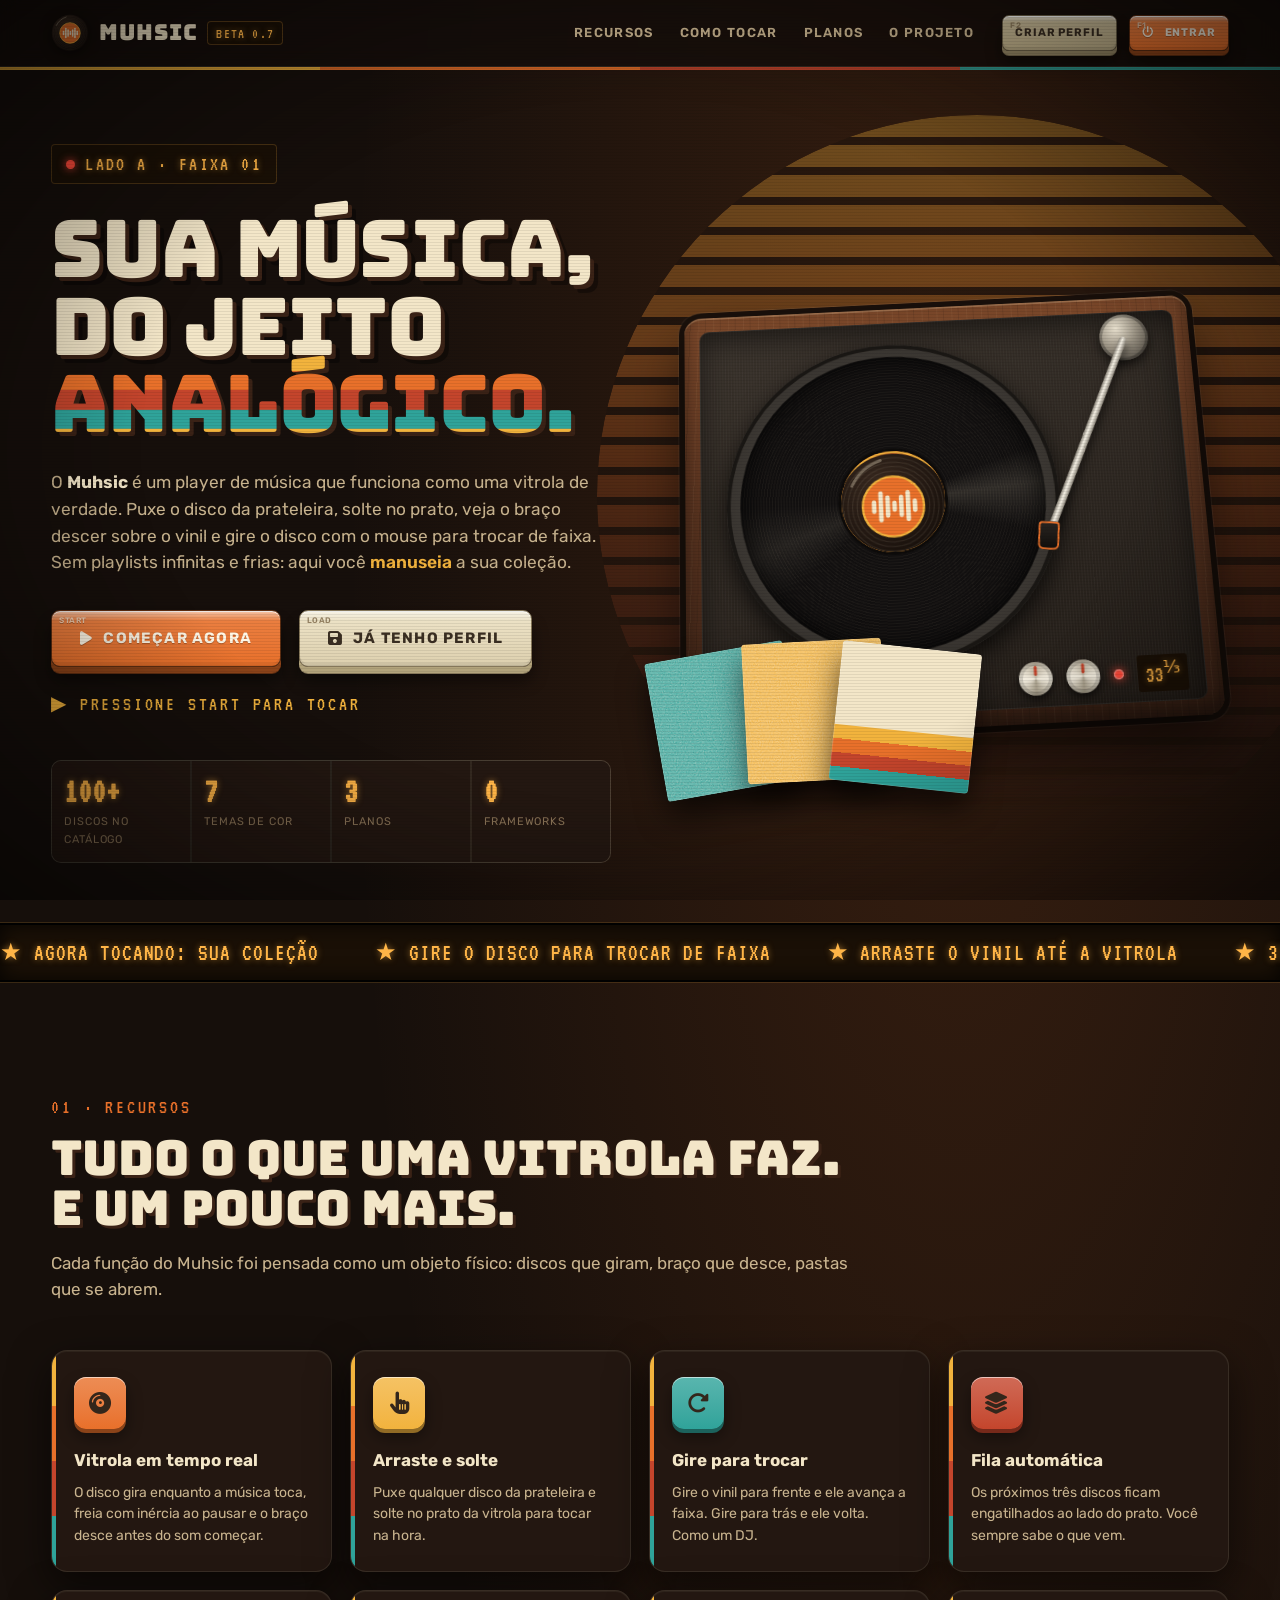
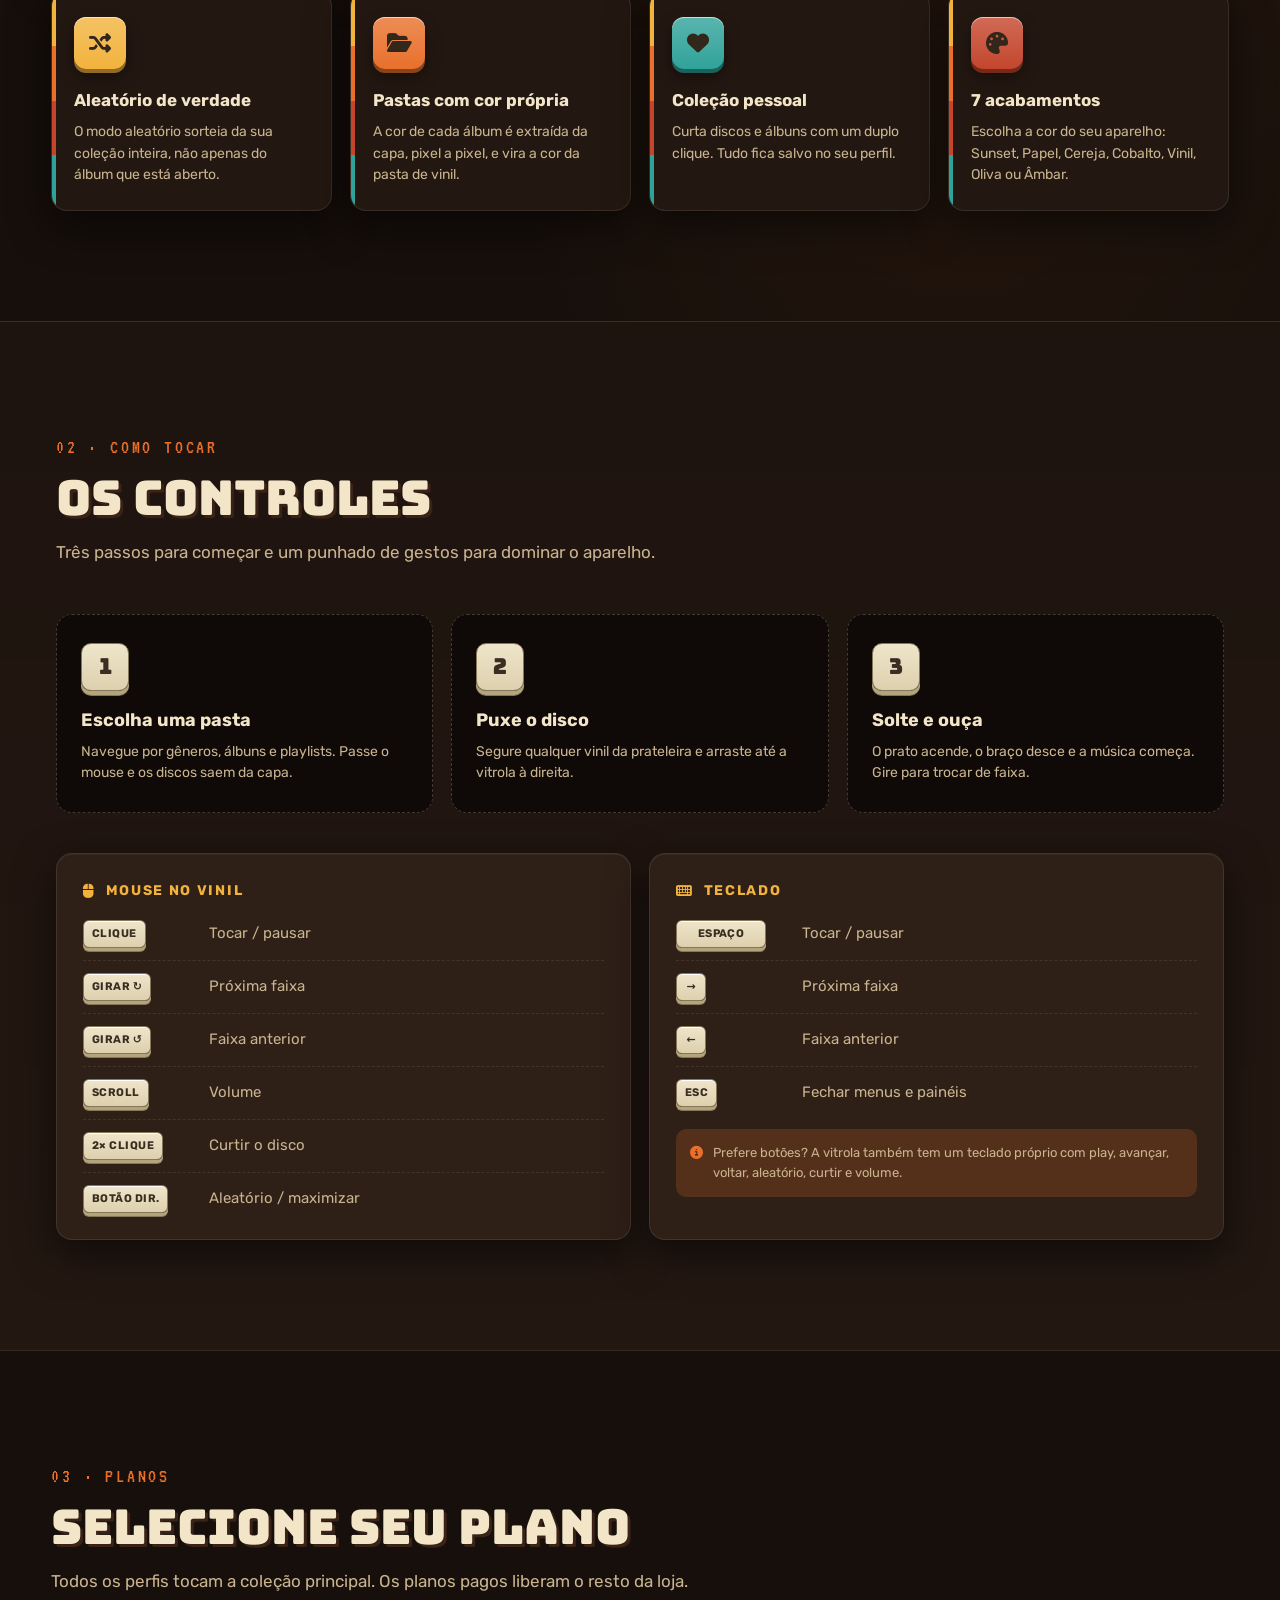
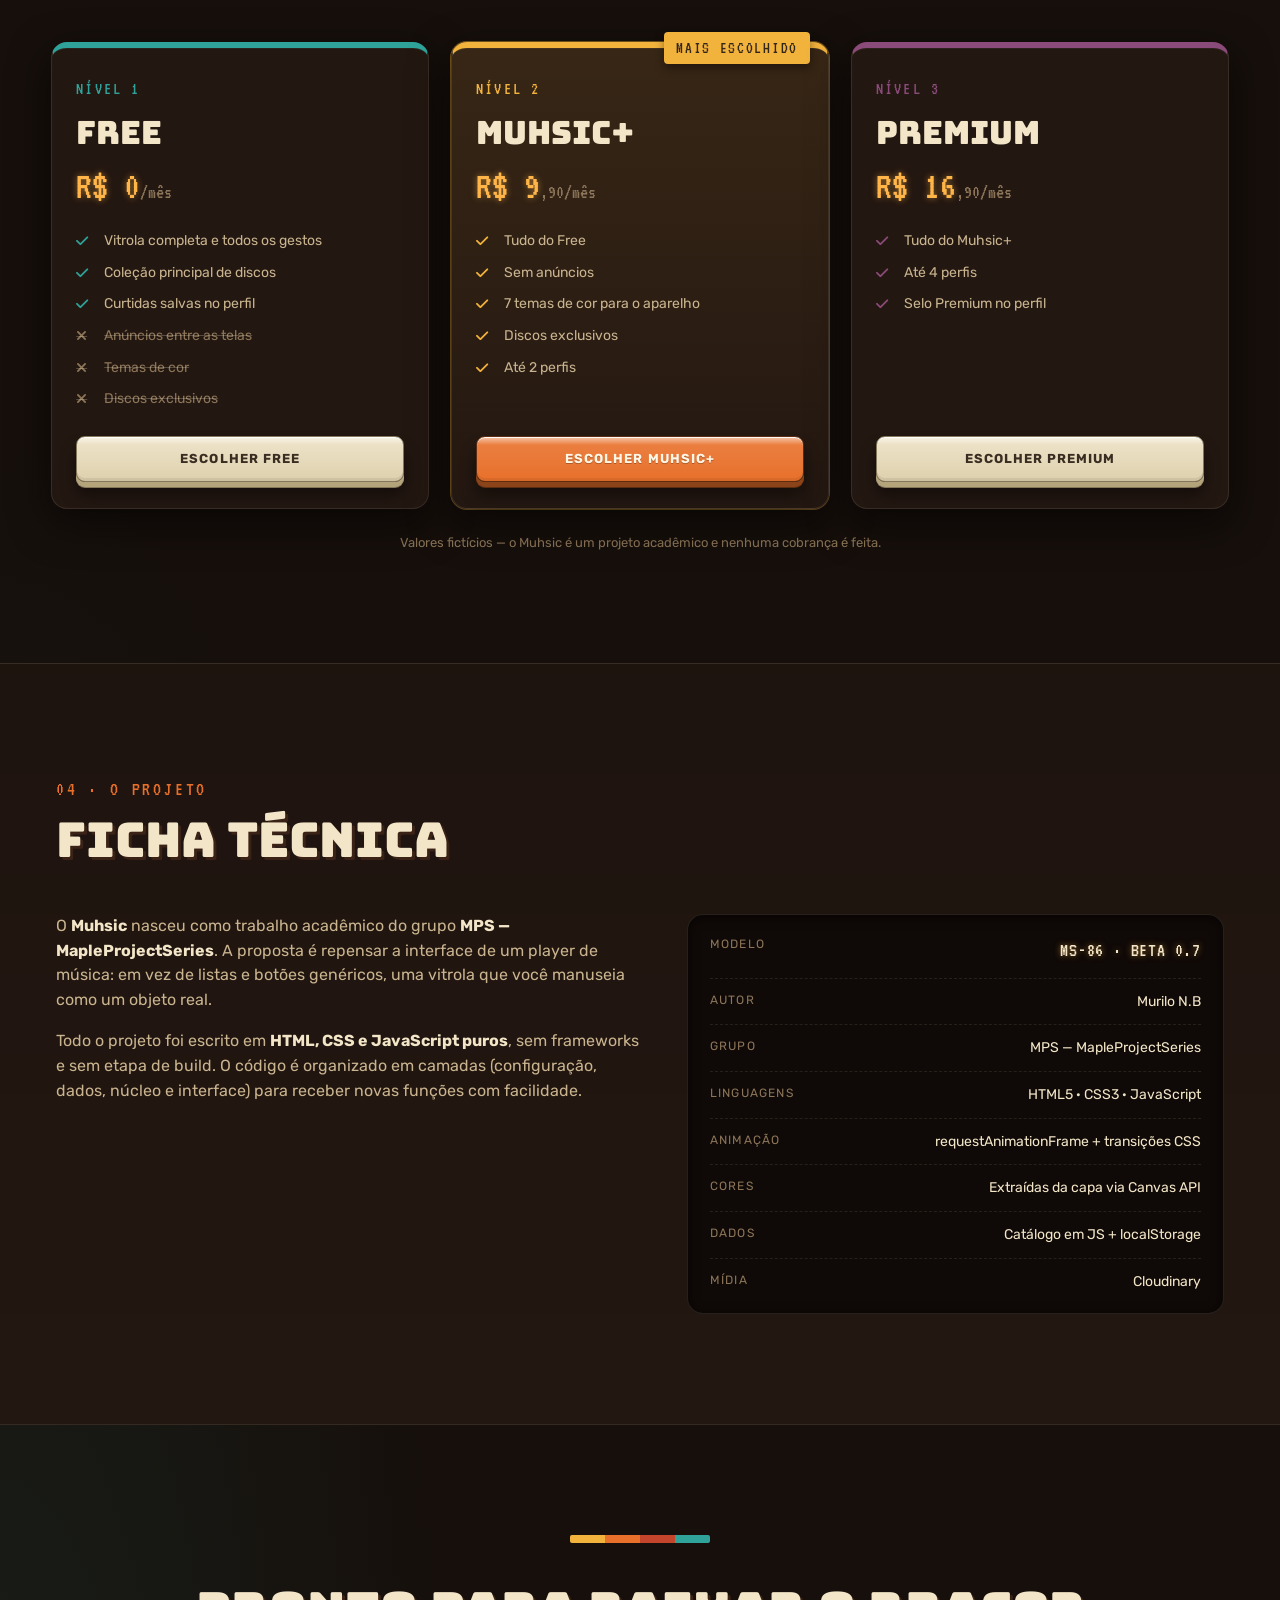
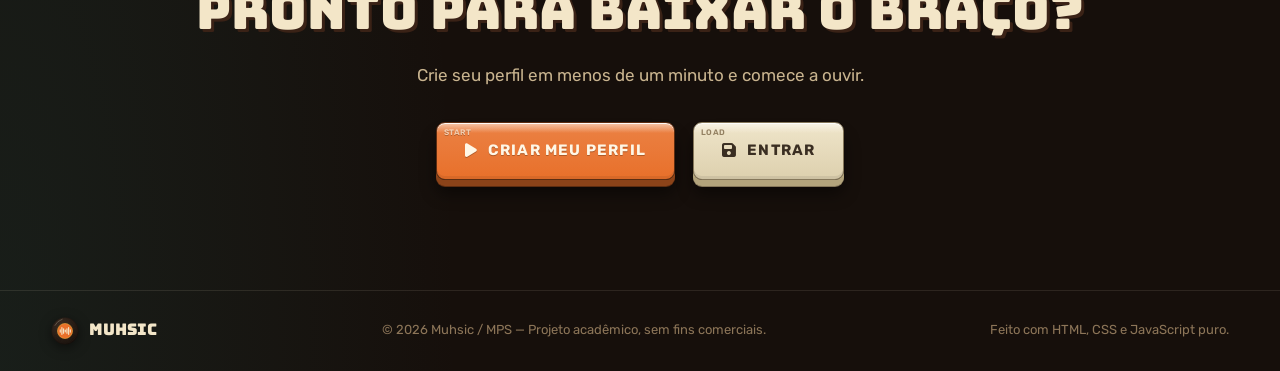
<file: index.html>
<!DOCTYPE html>
<html lang="pt-BR">
<head>
    <meta charset="UTF-8">
    <meta name="viewport" content="width=device-width, initial-scale=1.0">
    <title>Muhsic — Sua vitrola digital</title>
    <meta name="description" content="Muhsic — player de música com alma de vitrola dos anos 80. Gire o disco, arraste o vinil e ouça do jeito analógico. Projeto acadêmico MPS.">
    <meta name="theme-color" content="#160f0b">
    <link rel="icon" type="image/svg+xml" href="assets/img/muhsic-mark.svg">

    <link rel="stylesheet" href="https://cdnjs.cloudflare.com/ajax/libs/font-awesome/6.5.2/css/all.min.css">
    <link rel="preconnect" href="https://fonts.googleapis.com">
    <link rel="preconnect" href="https://fonts.gstatic.com" crossorigin>
    <link href="https://fonts.googleapis.com/css2?family=Bungee&family=Rubik:wght@400;500;600;700;800&family=VT323&display=swap" rel="stylesheet">

    <!-- Todos os estilos da landing são importados por css/site.css -->
    <link rel="stylesheet" href="css/site.css">
</head>
<body class="site-body crt">

    <!-- ======================================================
         BARRA SUPERIOR (HUD)
         ====================================================== -->
    <header class="site-header">
        <a class="brand" href="#topo" aria-label="Muhsic — início">
            <img src="assets/img/muhsic-mark.svg" alt="" class="brand-mark">
            <span class="brand-word">MUHSIC</span>
            <span class="version-badge">BETA 0.7</span>
        </a>

        <nav class="site-nav" aria-label="Seções">
            <a href="#recursos">Recursos</a>
            <a href="#como-jogar">Como tocar</a>
            <a href="#planos">Planos</a>
            <a href="#projeto">O projeto</a>
        </nav>

        <div class="site-header-actions">
            <button class="key key--sm key--mod" id="navRegister" data-legend="F2">Criar perfil</button>
            <button class="key key--sm key--accent" id="btnHeaderEntrar" data-legend="F1">
                <i class="fas fa-power-off"></i> Entrar
            </button>
        </div>
    </header>

    <main id="topo">

        <!-- ======================================================
             HERO — "TELA TÍTULO"
             ====================================================== -->
        <section class="hero">
            <div class="hero-sun" aria-hidden="true"></div>

            <div class="hero-copy">
                <p class="eyebrow"><span class="rec-dot blink"></span> LADO A · FAIXA 01</p>

                <h1 class="hero-title">
                    Sua música,<br>
                    do jeito <span class="hero-title-accent">analógico.</span>
                </h1>

                <p class="hero-sub">
                    O <strong>Muhsic</strong> é um player de música que funciona como uma
                    vitrola de verdade. Puxe o disco da prateleira, solte no prato,
                    veja o braço descer sobre o vinil e gire o disco com o mouse
                    para trocar de faixa. Sem playlists infinitas e frias:
                    aqui você <em>manuseia</em> a sua coleção.
                </p>

                <div class="hero-cta">
                    <button class="key key--lg key--accent" id="btnHeroComecar" data-legend="START">
                        <i class="fas fa-play"></i> Começar agora
                    </button>
                    <button class="key key--lg" id="btnHeroLogin" data-legend="LOAD">
                        <i class="fas fa-floppy-disk"></i> Já tenho perfil
                    </button>
                </div>

                <p class="press-start"><span class="blink">▶ PRESSIONE START PARA TOCAR</span></p>

                <ul class="hero-stats">
                    <li><strong>100+</strong><span>discos no catálogo</span></li>
                    <li><strong>7</strong><span>temas de cor</span></li>
                    <li><strong>3</strong><span>planos</span></li>
                    <li><strong>0</strong><span>frameworks</span></li>
                </ul>
            </div>

            <!-- Vitrola ilustrativa (decorativa) -->
            <div class="hero-deck" aria-hidden="true">
                <div class="hd-plinth">
                    <div class="hd-plate">MUHSIC HI-FI · MS-86</div>
                    <div class="hd-platter">
                        <div class="hd-record">
                            <div class="hd-label">
                                <img src="assets/img/muhsic-mark.svg" alt="">
                            </div>
                        </div>
                    </div>
                    <div class="hd-arm">
                        <div class="hd-arm-base"></div>
                        <div class="hd-arm-rod"><div class="hd-arm-head"></div></div>
                    </div>
                    <div class="hd-controls">
                        <span class="hd-knob"></span>
                        <span class="hd-knob"></span>
                        <span class="hd-led"></span>
                        <span class="hd-speed">33<sup>⅓</sup></span>
                    </div>
                </div>
                <div class="hd-sleeves">
                    <span class="hd-sleeve s1"></span>
                    <span class="hd-sleeve s2"></span>
                    <span class="hd-sleeve s3"></span>
                </div>
            </div>
        </section>

        <!-- Letreiro de LCD -->
        <div class="ticker" aria-hidden="true">
            <div class="ticker-track lcd-text">
                <span>★ AGORA TOCANDO: SUA COLEÇÃO</span>
                <span>★ GIRE O DISCO PARA TROCAR DE FAIXA</span>
                <span>★ ARRASTE O VINIL ATÉ A VITROLA</span>
                <span>★ 33⅓ RPM · ESTÉREO · HI-FI</span>
                <span>★ DUPLO CLIQUE PARA CURTIR</span>
                <span>★ AGORA TOCANDO: SUA COLEÇÃO</span>
                <span>★ GIRE O DISCO PARA TROCAR DE FAIXA</span>
                <span>★ ARRASTE O VINIL ATÉ A VITROLA</span>
                <span>★ 33⅓ RPM · ESTÉREO · HI-FI</span>
                <span>★ DUPLO CLIQUE PARA CURTIR</span>
            </div>
        </div>

        <!-- ======================================================
             RECURSOS
             ====================================================== -->
        <section class="section" id="recursos">
            <header class="section-head">
                <span class="section-kicker">01 · Recursos</span>
                <h2 class="section-title">Tudo o que uma vitrola faz.<br>E um pouco mais.</h2>
                <p class="section-lead">
                    Cada função do Muhsic foi pensada como um objeto físico:
                    discos que giram, braço que desce, pastas que se abrem.
                </p>
            </header>

            <div class="feature-grid">
                <article class="feature-card">
                    <span class="feature-icon" style="--c: var(--accent)"><i class="fas fa-compact-disc"></i></span>
                    <h3>Vitrola em tempo real</h3>
                    <p>O disco gira enquanto a música toca, freia com inércia ao pausar e o braço desce antes do som começar.</p>
                </article>
                <article class="feature-card">
                    <span class="feature-icon" style="--c: var(--mustard)"><i class="fas fa-hand-pointer"></i></span>
                    <h3>Arraste e solte</h3>
                    <p>Puxe qualquer disco da prateleira e solte no prato da vitrola para tocar na hora.</p>
                </article>
                <article class="feature-card">
                    <span class="feature-icon" style="--c: var(--teal)"><i class="fas fa-rotate-right"></i></span>
                    <h3>Gire para trocar</h3>
                    <p>Gire o vinil para frente e ele avança a faixa. Gire para trás e ele volta. Como um DJ.</p>
                </article>
                <article class="feature-card">
                    <span class="feature-icon" style="--c: var(--brick)"><i class="fas fa-layer-group"></i></span>
                    <h3>Fila automática</h3>
                    <p>Os próximos três discos ficam engatilhados ao lado do prato. Você sempre sabe o que vem.</p>
                </article>
                <article class="feature-card">
                    <span class="feature-icon" style="--c: var(--mustard)"><i class="fas fa-shuffle"></i></span>
                    <h3>Aleatório de verdade</h3>
                    <p>O modo aleatório sorteia da sua coleção inteira, não apenas do álbum que está aberto.</p>
                </article>
                <article class="feature-card">
                    <span class="feature-icon" style="--c: var(--accent)"><i class="fas fa-folder-open"></i></span>
                    <h3>Pastas com cor própria</h3>
                    <p>A cor de cada álbum é extraída da capa, pixel a pixel, e vira a cor da pasta de vinil.</p>
                </article>
                <article class="feature-card">
                    <span class="feature-icon" style="--c: var(--teal)"><i class="fas fa-heart"></i></span>
                    <h3>Coleção pessoal</h3>
                    <p>Curta discos e álbuns com um duplo clique. Tudo fica salvo no seu perfil.</p>
                </article>
                <article class="feature-card">
                    <span class="feature-icon" style="--c: var(--brick)"><i class="fas fa-palette"></i></span>
                    <h3>7 acabamentos</h3>
                    <p>Escolha a cor do seu aparelho: Sunset, Papel, Cereja, Cobalto, Vinil, Oliva ou Âmbar.</p>
                </article>
            </div>
        </section>

        <!-- ======================================================
             COMO TOCAR (controles)
             ====================================================== -->
        <section class="section section--panel" id="como-jogar">
            <header class="section-head">
                <span class="section-kicker">02 · Como tocar</span>
                <h2 class="section-title">Os controles</h2>
                <p class="section-lead">Três passos para começar e um punhado de gestos para dominar o aparelho.</p>
            </header>

            <ol class="steps">
                <li class="step">
                    <span class="step-num">1</span>
                    <h3>Escolha uma pasta</h3>
                    <p>Navegue por gêneros, álbuns e playlists. Passe o mouse e os discos saem da capa.</p>
                </li>
                <li class="step">
                    <span class="step-num">2</span>
                    <h3>Puxe o disco</h3>
                    <p>Segure qualquer vinil da prateleira e arraste até a vitrola à direita.</p>
                </li>
                <li class="step">
                    <span class="step-num">3</span>
                    <h3>Solte e ouça</h3>
                    <p>O prato acende, o braço desce e a música começa. Gire para trocar de faixa.</p>
                </li>
            </ol>

            <div class="controls">
                <div class="controls-col">
                    <h3 class="controls-title"><i class="fas fa-computer-mouse"></i> Mouse no vinil</h3>
                    <dl class="control-list">
                        <div><dt><span class="kbd">Clique</span></dt><dd>Tocar / pausar</dd></div>
                        <div><dt><span class="kbd">Girar ↻</span></dt><dd>Próxima faixa</dd></div>
                        <div><dt><span class="kbd">Girar ↺</span></dt><dd>Faixa anterior</dd></div>
                        <div><dt><span class="kbd">Scroll</span></dt><dd>Volume</dd></div>
                        <div><dt><span class="kbd">2× Clique</span></dt><dd>Curtir o disco</dd></div>
                        <div><dt><span class="kbd">Botão dir.</span></dt><dd>Aleatório / maximizar</dd></div>
                    </dl>
                </div>
                <div class="controls-col">
                    <h3 class="controls-title"><i class="fas fa-keyboard"></i> Teclado</h3>
                    <dl class="control-list">
                        <div><dt><span class="kbd kbd--wide">Espaço</span></dt><dd>Tocar / pausar</dd></div>
                        <div><dt><span class="kbd">→</span></dt><dd>Próxima faixa</dd></div>
                        <div><dt><span class="kbd">←</span></dt><dd>Faixa anterior</dd></div>
                        <div><dt><span class="kbd">Esc</span></dt><dd>Fechar menus e painéis</dd></div>
                    </dl>
                    <p class="controls-note">
                        <i class="fas fa-circle-info"></i>
                        Prefere botões? A vitrola também tem um teclado próprio com
                        play, avançar, voltar, aleatório, curtir e volume.
                    </p>
                </div>
            </div>
        </section>

        <!-- ======================================================
             PLANOS — "SELECIONE SEU PLANO"
             ====================================================== -->
        <section class="section" id="planos">
            <header class="section-head">
                <span class="section-kicker">03 · Planos</span>
                <h2 class="section-title">Selecione seu plano</h2>
                <p class="section-lead">Todos os perfis tocam a coleção principal. Os planos pagos liberam o resto da loja.</p>
            </header>

            <div class="plan-grid">
                <article class="plan-card" style="--plan: var(--teal)">
                    <header class="plan-head">
                        <span class="plan-tag">Nível 1</span>
                        <h3>Free</h3>
                        <p class="plan-price">R$ 0<small>/mês</small></p>
                    </header>
                    <ul class="plan-perks">
                        <li class="yes">Vitrola completa e todos os gestos</li>
                        <li class="yes">Coleção principal de discos</li>
                        <li class="yes">Curtidas salvas no perfil</li>
                        <li class="no">Anúncios entre as telas</li>
                        <li class="no">Temas de cor</li>
                        <li class="no">Discos exclusivos</li>
                    </ul>
                    <button class="key key--block" data-plan="free">Escolher Free</button>
                </article>

                <article class="plan-card plan-card--featured" style="--plan: var(--mustard)">
                    <span class="plan-ribbon">Mais escolhido</span>
                    <header class="plan-head">
                        <span class="plan-tag">Nível 2</span>
                        <h3>Muhsic+</h3>
                        <p class="plan-price">R$ 9<small>,90/mês</small></p>
                    </header>
                    <ul class="plan-perks">
                        <li class="yes">Tudo do Free</li>
                        <li class="yes">Sem anúncios</li>
                        <li class="yes">7 temas de cor para o aparelho</li>
                        <li class="yes">Discos exclusivos</li>
                        <li class="yes">Até 2 perfis</li>
                    </ul>
                    <button class="key key--block key--accent" data-plan="plus">Escolher Muhsic+</button>
                </article>

                <article class="plan-card" style="--plan: var(--plum)">
                    <header class="plan-head">
                        <span class="plan-tag">Nível 3</span>
                        <h3>Premium</h3>
                        <p class="plan-price">R$ 16<small>,90/mês</small></p>
                    </header>
                    <ul class="plan-perks">
                        <li class="yes">Tudo do Muhsic+</li>
                        <li class="yes">Até 4 perfis</li>
                        <li class="yes">Selo Premium no perfil</li>
                    </ul>
                    <button class="key key--block" data-plan="premium">Escolher Premium</button>
                </article>
            </div>
            <p class="plan-disclaimer">Valores fictícios — o Muhsic é um projeto acadêmico e nenhuma cobrança é feita.</p>
        </section>

        <!-- ======================================================
             O PROJETO
             ====================================================== -->
        <section class="section section--panel" id="projeto">
            <header class="section-head">
                <span class="section-kicker">04 · O projeto</span>
                <h2 class="section-title">Ficha técnica</h2>
            </header>

            <div class="about">
                <div class="about-text">
                    <p>
                        O <strong>Muhsic</strong> nasceu como trabalho acadêmico do grupo
                        <strong>MPS — MapleProjectSeries</strong>. A proposta é repensar a
                        interface de um player de música: em vez de listas e botões
                        genéricos, uma vitrola que você manuseia como um objeto real.
                    </p>
                    <p>
                        Todo o projeto foi escrito em <strong>HTML, CSS e JavaScript puros</strong>,
                        sem frameworks e sem etapa de build. O código é organizado em camadas
                        (configuração, dados, núcleo e interface) para receber novas funções
                        com facilidade.
                    </p>
                </div>

                <dl class="spec-sheet">
                    <div><dt>Modelo</dt><dd class="lcd-text">MS-86 · BETA 0.7</dd></div>
                    <div><dt>Autor</dt><dd>Murilo N.B</dd></div>
                    <div><dt>Grupo</dt><dd>MPS — MapleProjectSeries</dd></div>
                    <div><dt>Linguagens</dt><dd>HTML5 · CSS3 · JavaScript</dd></div>
                    <div><dt>Animação</dt><dd>requestAnimationFrame + transições CSS</dd></div>
                    <div><dt>Cores</dt><dd>Extraídas da capa via Canvas API</dd></div>
                    <div><dt>Dados</dt><dd>Catálogo em JS + localStorage</dd></div>
                    <div><dt>Mídia</dt><dd>Cloudinary</dd></div>
                </dl>
            </div>
        </section>

        <!-- ======================================================
             CHAMADA FINAL
             ====================================================== -->
        <section class="final-cta">
            <div class="stripes final-stripes"></div>
            <h2>Pronto para baixar o braço?</h2>
            <p>Crie seu perfil em menos de um minuto e comece a ouvir.</p>
            <div class="hero-cta">
                <button class="key key--lg key--accent" data-auth="register" data-legend="START">
                    <i class="fas fa-play"></i> Criar meu perfil
                </button>
                <button class="key key--lg" data-auth="login" data-legend="LOAD">
                    <i class="fas fa-floppy-disk"></i> Entrar
                </button>
            </div>
        </section>
    </main>

    <footer class="site-footer">
        <div class="footer-brand">
            <img src="assets/img/muhsic-mark.svg" alt="" class="brand-mark">
            <span>MUHSIC</span>
        </div>
        <p>© 2026 Muhsic / MPS — Projeto acadêmico, sem fins comerciais.</p>
        <p class="footer-credit">Feito com HTML, CSS e JavaScript puro.</p>
    </footer>

    <!-- ======================================================
         MODAL — "SELEÇÃO DE PERFIL" (login / cadastro)
         ====================================================== -->
    <div class="modal-overlay" id="authModal" role="dialog" aria-modal="true" aria-labelledby="authTitle">
        <div class="modal-panel">
            <div class="modal-titlebar">
                <span class="modal-titlebar-stripes"></span>
                <span id="authTitle">SELEÇÃO DE PERFIL</span>
                <button class="key key--icon key--sm key--mod modal-close" id="modalClose" aria-label="Fechar" data-legend="ESC">
                    <i class="fas fa-xmark"></i>
                </button>
            </div>

            <div class="modal-body">
                <div class="modal-tabs" role="tablist">
                    <button class="key key--sm modal-tab active" id="tabLogin" role="tab">
                        <i class="fas fa-floppy-disk"></i> Carregar perfil
                    </button>
                    <button class="key key--sm modal-tab" id="tabRegister" role="tab">
                        <i class="fas fa-user-plus"></i> Novo perfil
                    </button>
                </div>

                <!-- LOGIN -->
                <div id="paneLogin">
                    <h2>Bem-vindo de volta</h2>
                    <p class="modal-sub">Insira seus dados para carregar sua coleção.</p>
                    <form class="modal-form" id="loginForm">
                        <label class="modal-field">
                            <span class="field-label">Usuário</span>
                            <span class="field-input">
                                <i class="fas fa-user"></i>
                                <input type="text" id="loginUser" placeholder="ex.: Teste" required autocomplete="username">
                            </span>
                        </label>
                        <label class="modal-field">
                            <span class="field-label">Senha</span>
                            <span class="field-input">
                                <i class="fas fa-lock"></i>
                                <input type="password" id="loginPass" placeholder="••••" required autocomplete="current-password">
                            </span>
                        </label>
                        <button type="submit" class="key key--lg key--accent key--block modal-btn" data-legend="ENTER">
                            <i class="fas fa-power-off"></i> Ligar o aparelho
                        </button>
                        <p class="modal-msg" id="loginMsg" role="status"></p>
                    </form>
                </div>

                <!-- CADASTRO -->
                <div id="paneRegister" class="hidden">
                    <h2>Novo perfil</h2>
                    <p class="modal-sub">Leva menos de um minuto.</p>
                    <form class="modal-form" id="registerForm">
                        <label class="modal-field">
                            <span class="field-label">Nome de usuário</span>
                            <span class="field-input">
                                <i class="fas fa-user"></i>
                                <input type="text" id="regName" placeholder="Como quer ser chamado" required>
                            </span>
                        </label>
                        <label class="modal-field">
                            <span class="field-label">E-mail</span>
                            <span class="field-input">
                                <i class="fas fa-envelope"></i>
                                <input type="email" id="regEmail" placeholder="voce@email.com" required>
                            </span>
                        </label>
                        <label class="modal-field">
                            <span class="field-label">Senha</span>
                            <span class="field-input">
                                <i class="fas fa-lock"></i>
                                <input type="password" id="regPass" placeholder="Mínimo 4 caracteres" required minlength="4">
                            </span>
                        </label>
                        <label class="modal-field">
                            <span class="field-label">Plano</span>
                            <span class="field-input">
                                <i class="fas fa-crown"></i>
                                <select id="regPlan">
                                    <option value="free">Free</option>
                                    <option value="plus">Muhsic+</option>
                                    <option value="premium">Premium</option>
                                </select>
                            </span>
                        </label>
                        <button type="submit" class="key key--lg key--accent key--block modal-btn" data-legend="ENTER">
                            <i class="fas fa-user-plus"></i> Criar perfil
                        </button>
                        <p class="modal-msg" id="registerMsg" role="status"></p>
                    </form>
                </div>

                <p class="modal-hint">
                    Perfis de teste: <span class="lcd-text">Teste / 1234</span> (Free) ·
                    <span class="lcd-text">Carol / 1234</span> (Muhsic+)
                </p>
            </div>
        </div>
    </div>

    <!-- ===== SCRIPTS (a ordem importa) ===== -->
    <script src="js/config/app.config.js"></script>
    <script src="js/config/plans.js"></script>
    <script src="js/data/users.js"></script>
    <script src="js/core/storage.js"></script>
    <script src="js/core/utils.js"></script>
    <script src="js/core/session.js"></script>
    <script src="js/core/auth.js"></script>
    <script src="js/pages/landing.js"></script>
</body>
</html>
</file>
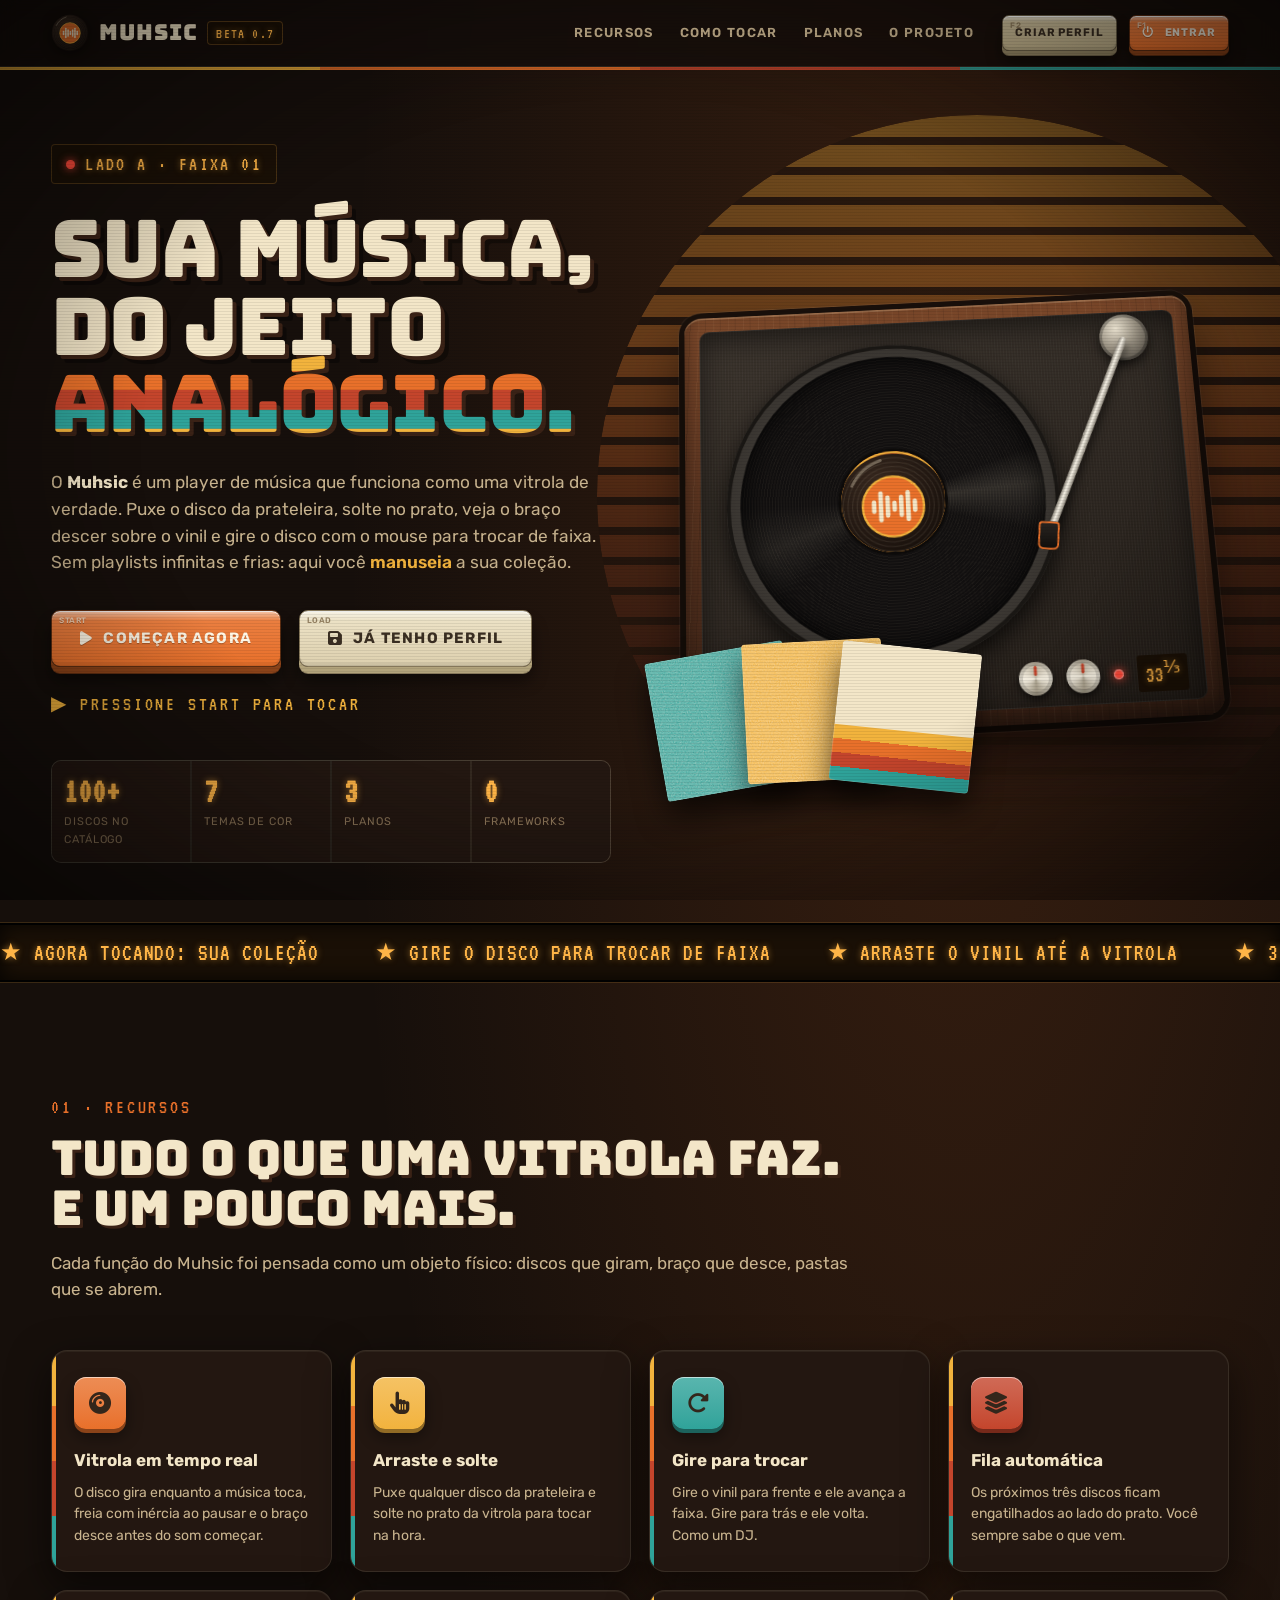
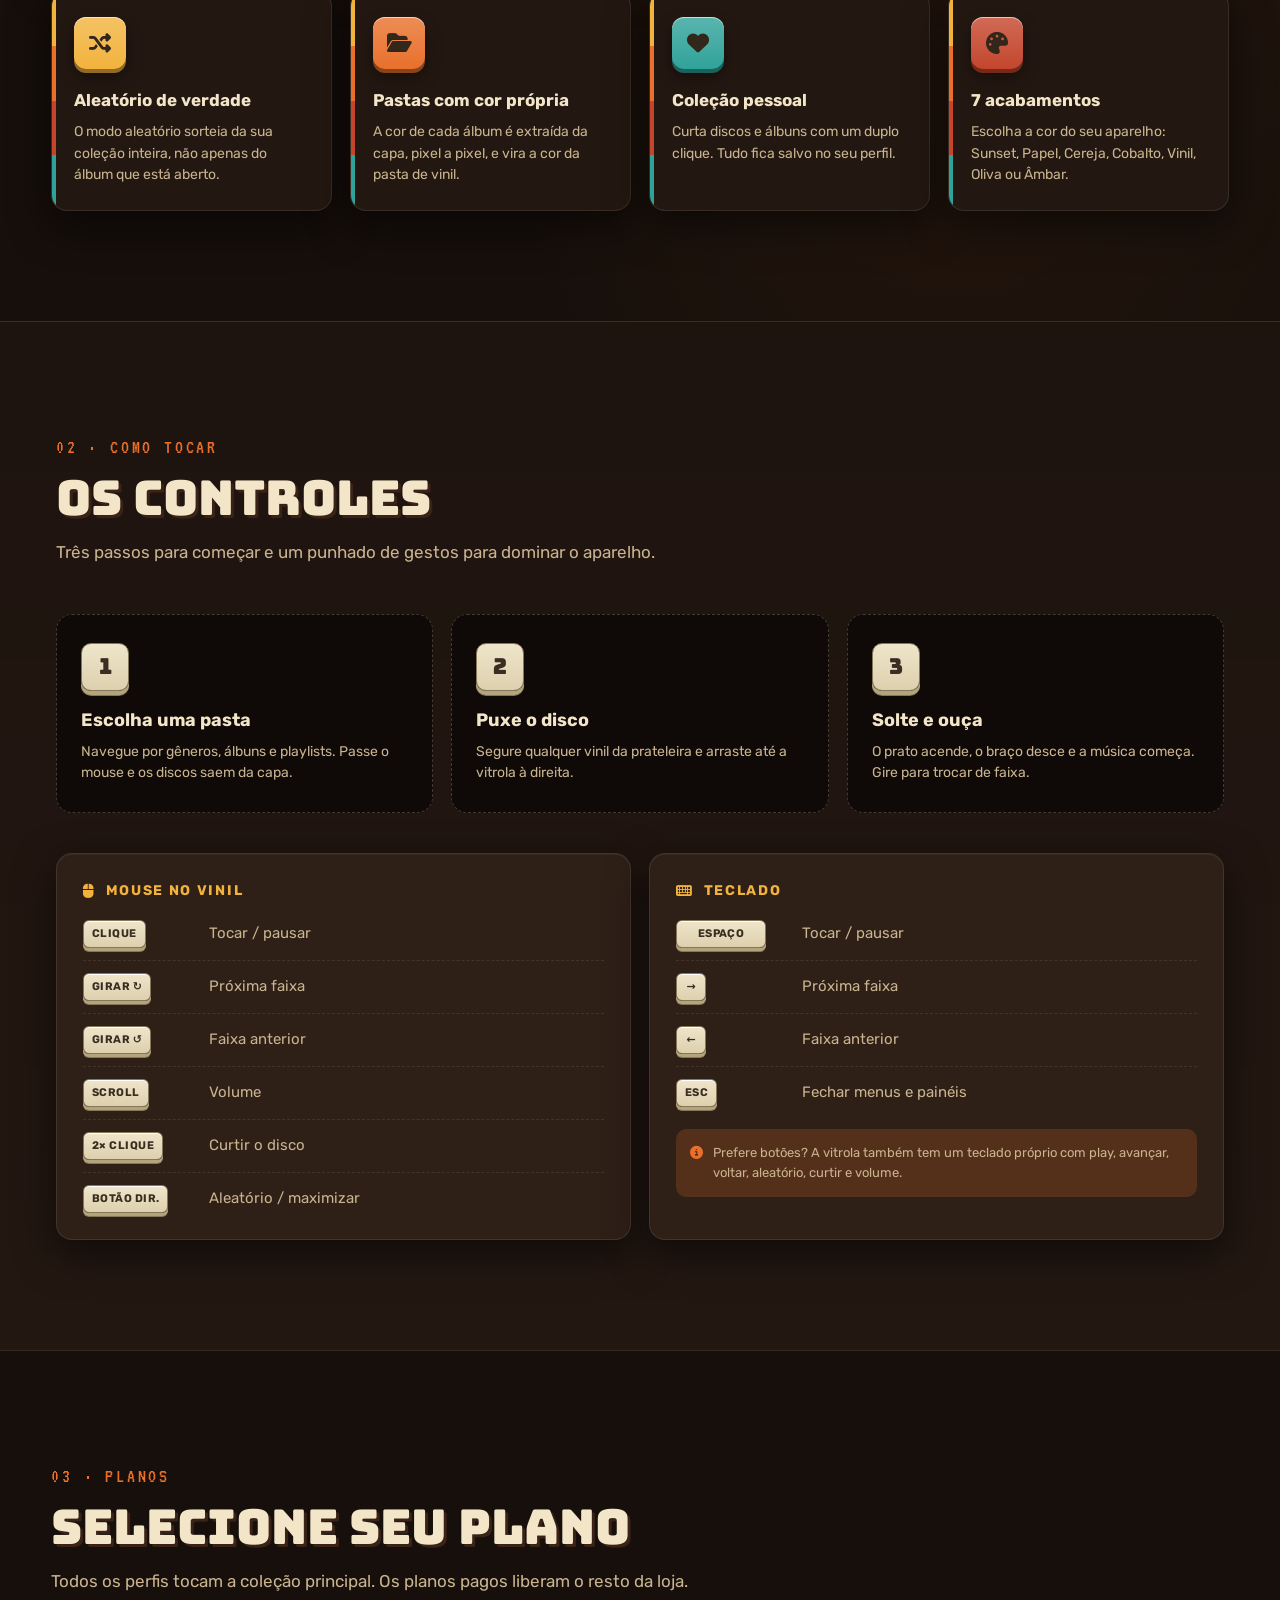
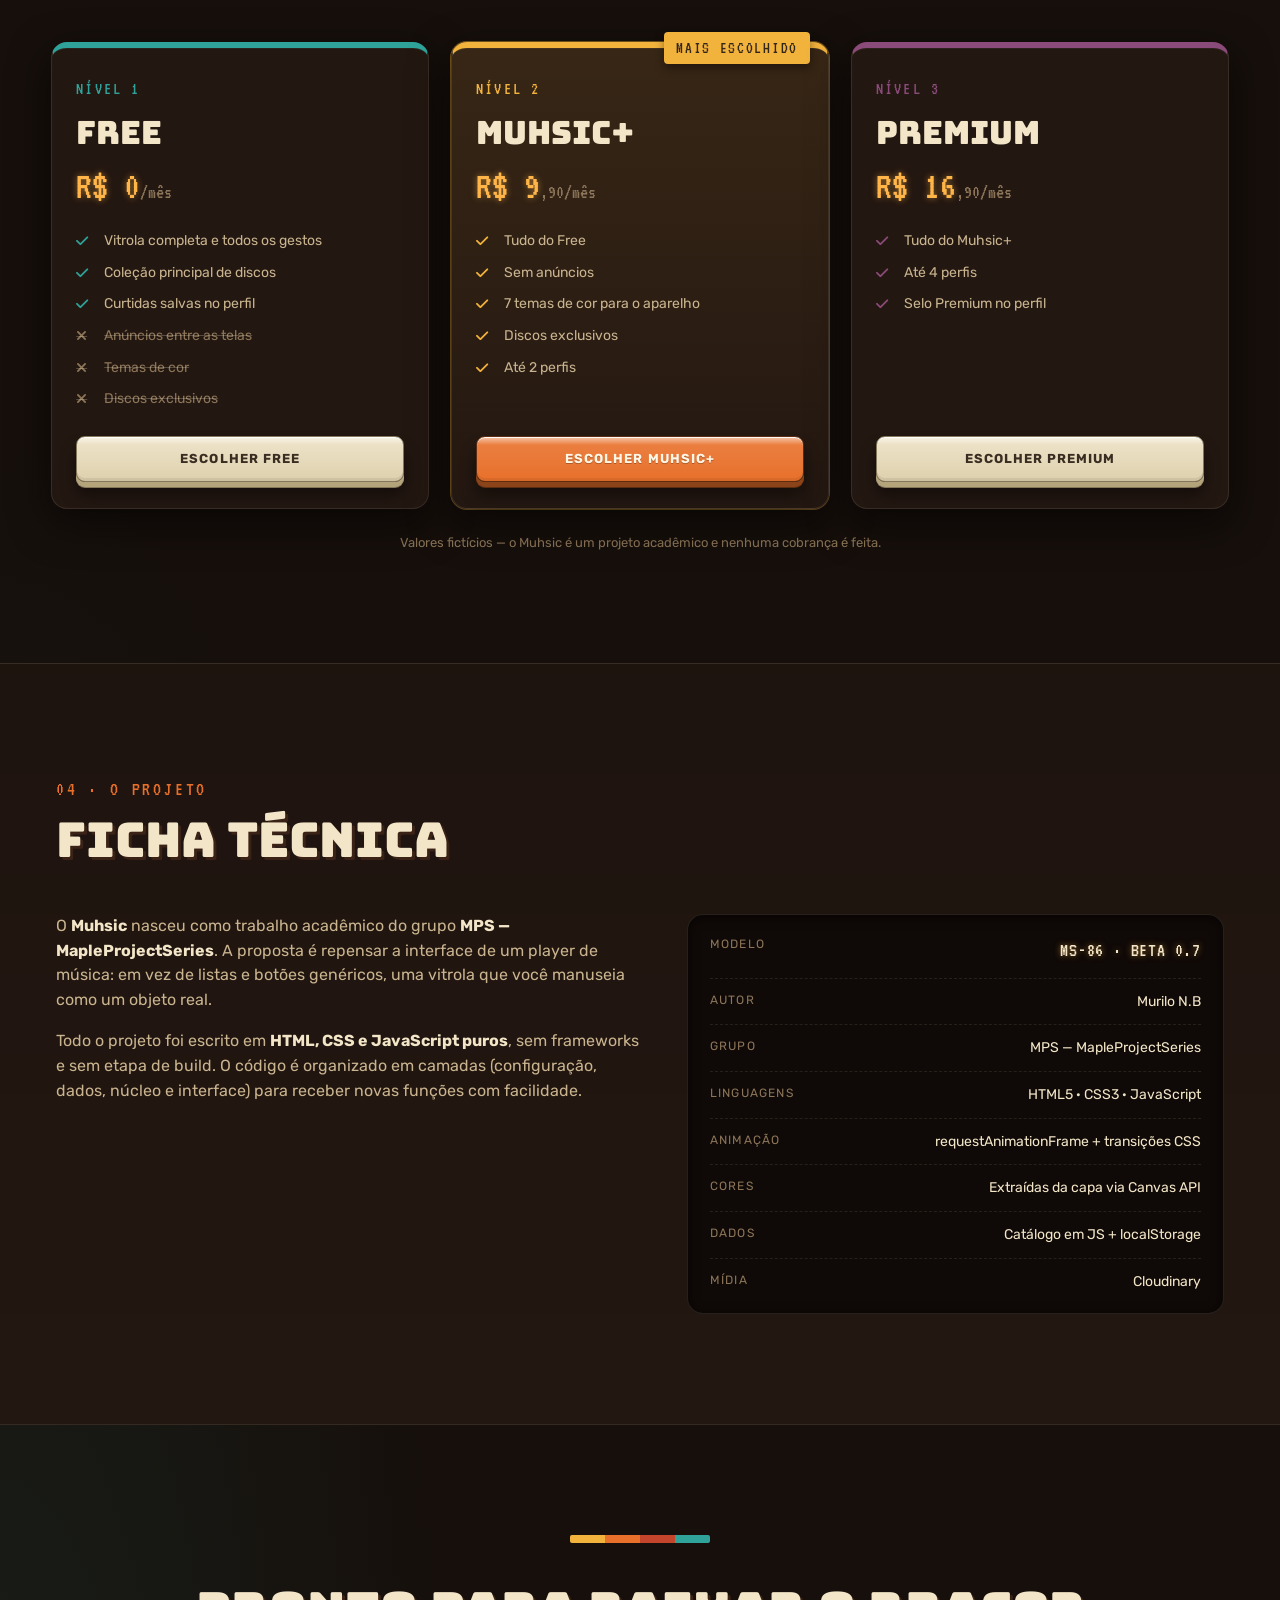
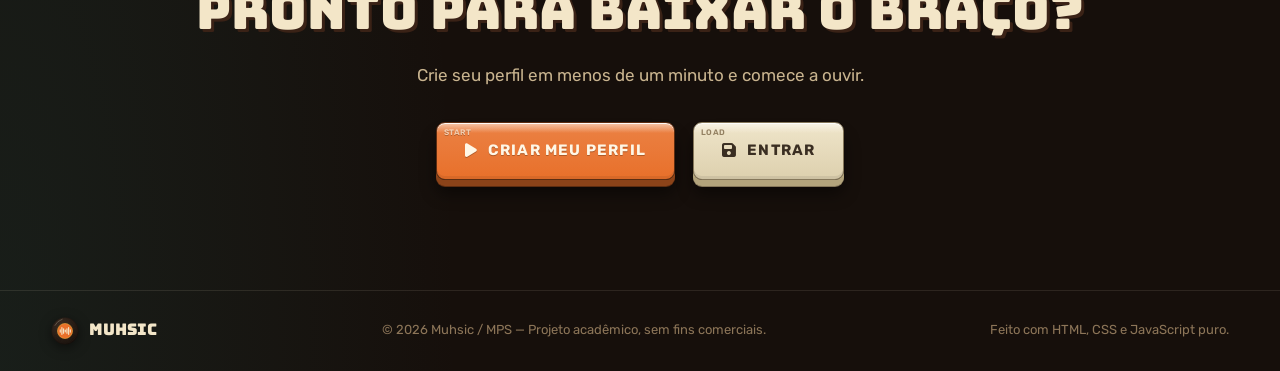
<file: muhsic.html>
<!DOCTYPE html>
<html lang="pt-BR">
<head>
    <meta charset="UTF-8">

    <!-- Proteção de rota: sem sessão, volta ao login antes de desenhar a página.
         (A chave precisa ser igual a STORAGE_KEYS.session em js/config/app.config.js) -->
    <script>
    (function () {
        var raw = null;
        try { raw = localStorage.getItem('muhsic_session'); } catch (e) {}
        if (!raw && !location.pathname.endsWith('index.html') && location.pathname !== '/') {
            location.replace('index.html');
        }
    })();
    </script>

    <meta name="viewport" content="width=device-width, initial-scale=1.0">
    <title>Muhsic — Vitrola</title>
    <meta name="theme-color" content="#160f0b">
    <link rel="icon" type="image/svg+xml" href="assets/img/muhsic-mark.svg">

    <link rel="stylesheet" href="https://cdnjs.cloudflare.com/ajax/libs/font-awesome/6.5.2/css/all.min.css">
    <link rel="preconnect" href="https://fonts.googleapis.com">
    <link rel="preconnect" href="https://fonts.gstatic.com" crossorigin>
    <link href="https://fonts.googleapis.com/css2?family=Bungee&family=Rubik:wght@400;500;600;700;800&family=VT323&display=swap" rel="stylesheet">

    <!-- Todos os estilos do player são importados por css/app.css -->
    <link rel="stylesheet" href="css/app.css">
</head>
<body class="app-body crt">

    <!-- Tela de carregamento ao entrar -->
    <div class="login-animation-overlay" id="loginAnimation">
        <div class="boot">
            <img src="assets/img/muhsic-mark.svg" alt="Muhsic" class="boot-mark">
            <p class="boot-title">MUHSIC</p>
            <p class="boot-text lcd-text">CARREGANDO LADO A<span class="blink">_</span></p>
            <div class="boot-bar"><span></span></div>
        </div>
    </div>

    <div class="app active" id="app">

        <!-- ======================================================
             PAINEL 1 — RACK (menu e coleção)
             ====================================================== -->
        <aside class="sidebar panel">
            <div class="sidebar-top">
                <div class="logo">
                    <img src="assets/img/muhsic-mark.svg" alt="" class="logo-mark">
                    <span class="logo-word">MUHSIC</span>
                </div>
                <span class="version-badge">BETA 0.7</span>
            </div>

            <div class="menu-section">
                <h3 class="panel-label">Menu</h3>
                <ul class="nav-menu">
                    <li class="key key--block nav-key active" data-page="home" data-legend="F1">
                        <i class="fas fa-house"></i><span>Início</span>
                    </li>
                    <li class="key key--block nav-key" data-page="search" data-legend="F2">
                        <i class="fas fa-magnifying-glass"></i><span>Buscar</span>
                    </li>
                    <li class="key key--block nav-key" data-page="library" data-legend="F3">
                        <i class="fas fa-box-archive"></i><span>Coleção</span>
                    </li>
                </ul>
            </div>

            <h3 class="panel-label panel-label--rack">Rack de discos</h3>
            <div id="sidebarPlaylistsContainer" class="rack"></div>
        </aside>

        <!-- ======================================================
             PAINEL 2 — TELA PRINCIPAL
             ====================================================== -->
        <main class="main panel">

            <header class="main-header">
                <div class="hud">
                    <span class="hud-chip"><span class="rec-dot blink"></span> P1</span>
                    <span class="hud-text lcd-text">LADO A · 33⅓ RPM</span>
                </div>

                <div class="user-profile" id="userProfile" tabindex="0">
                    <img src="https://res.cloudinary.com/oizv8icb/image/upload/v1786594773/178054037.jpg"
                         alt="Avatar" class="avatar-img" id="userAvatar">
                    <div class="user-meta-top">
                        <span id="userName">—</span>
                        <small id="planInfo" class="plan-info">Plano: —</small>
                    </div>
                    <i class="fas fa-caret-down"></i>

                    <div class="dropdown-menu" id="dropdownMenu">
                        <div class="dropdown-item plan-info-row" id="planInfoRow">
                            <i class="fas fa-crown"></i> Plano: —
                        </div>
                        <div class="dropdown-item" id="openSettings">
                            <i class="fas fa-palette"></i> Acabamento do aparelho
                        </div>
                        <div class="dropdown-item logout-btn" id="logoutBtn">
                            <i class="fas fa-power-off"></i> Desligar (sair)
                        </div>
                    </div>
                </div>
            </header>

            <div class="main-scroll">

                <div class="welcome">
                    <p class="welcome-kicker lcd-text">&gt; PERFIL CARREGADO</p>
                    <h1>Bem-vindo(a), <span id="greetingUser">—</span></h1>
                    <p>Escolha uma pasta, puxe um disco e solte na vitrola.</p>
                </div>

                <div class="ad-banner" id="adBanner" style="display:none;">
                    <div class="ad-content">
                        <span class="ad-tag">Comercial</span>
                        <div>
                            <strong>Cansado dos intervalos?</strong>
                            <p>Com o <strong>Muhsic+</strong> a música não para — e o aparelho ganha 7 acabamentos.</p>
                        </div>
                        <button class="key key--sm key--accent ad-cta" id="adUpgradeBtn">Ver planos</button>
                    </div>
                </div>

                <section class="page active" id="page-home">
                    <div id="homePlaylistsContainer"></div>
                </section>

                <section class="playlist-detail" id="playlistDetail">
                    <button class="key key--sm key--mod back-btn" id="backToHome" data-legend="ESC">
                        <i class="fas fa-arrow-left"></i> Voltar
                    </button>
                    <div class="playlist-header" id="detailHeader">
                        <div class="detail-pasta-wrap" id="detailCover"></div>
                        <div class="playlist-info">
                            <span class="detail-kicker lcd-text">PASTA</span>
                            <h2 id="detailTitle">Playlist</h2>
                            <div class="playlist-meta" id="detailMeta"></div>
                            <div class="playlist-actions" id="detailActions">
                                <button class="key key--icon like-btn" id="detailLikeBtn" title="Curtir">
                                    <svg viewBox="0 0 24 24" stroke="currentColor" fill="none" stroke-width="2">
                                        <path d="M12 21.35l-1.45-1.32C5.4 15.36 2 12.28 2 8.5 2 5.42 4.42 3 7.5 3c1.74 0 3.41.81 4.5 2.09C13.09 3.81 14.76 3 16.5 3 19.58 3 22 5.42 22 8.5c0 3.78-3.4 6.86-8.55 11.54L12 21.35z"/>
                                    </svg>
                                </button>
                                <button class="key key--icon save-btn" id="detailSaveBtn" title="Salvar">
                                    <svg viewBox="0 0 24 24" stroke="currentColor" fill="none" stroke-width="2">
                                        <circle cx="12" cy="12" r="10"/>
                                        <line x1="12" y1="8" x2="12" y2="16"/>
                                        <line x1="8" y1="12" x2="16" y2="12"/>
                                    </svg>
                                </button>
                            </div>
                        </div>
                    </div>
                    <p class="shelf-hint"><i class="fas fa-hand-pointer"></i> Arraste um disco até a vitrola para tocar</p>
                    <div class="track-list" id="trackList"></div>
                </section>

                <section class="page" id="page-search">
                    <div class="section-header"><h2>Buscar</h2></div>
                    <div class="search-bar">
                        <i class="fas fa-magnifying-glass"></i>
                        <input type="text" placeholder="Música, artista, álbum ou gênero..." id="searchInput">
                    </div>
                    <div id="searchResults" class="track-list"></div>
                </section>

                <section class="page" id="page-library">
                    <div class="section-header">
                        <h2>Sua coleção</h2>
                        <a href="#" id="libraryMeta">— discos</a>
                    </div>
                    <div class="track-list" id="libraryList"></div>
                </section>
            </div>
        </main>

        <!-- ======================================================
             PAINEL 3 — VITROLA (player)
             ====================================================== -->
        <aside class="deck" id="playerBar">

            <div class="deck-head">
                <span class="deck-brand">MUHSIC <b>HI-FI</b></span>
                <span class="deck-model">MS-86</span>
                <span class="deck-led" title="Ligado"></span>
            </div>

            <!-- Visor LCD -->
            <div class="lcd">
                <div class="lcd-row lcd-top">
                    <span>AGORA TOCANDO</span>
                    <span class="lcd-badge">ESTÉREO</span>
                </div>
                <div class="track-info">
                    <div class="track-title" id="track-title">Nenhum disco</div>
                    <div class="track-artist" id="track-artist">—</div>
                </div>
                <div class="progress-container">
                    <span class="time" id="current-time">0:00</span>
                    <div class="progress-bar" id="progress-bar">
                        <div class="progress" id="progress"></div>
                    </div>
                    <span class="time" id="duration">0:00</span>
                </div>
                <div class="vu" aria-hidden="true">
                    <span></span><span></span><span></span><span></span><span></span><span></span>
                    <span></span><span></span><span></span><span></span><span></span><span></span>
                    <span></span><span></span><span></span><span></span>
                </div>
            </div>

            <!-- Toca-discos -->
            <div class="turntable">
                <div class="turntable-stage">
                    <div class="platter"></div>

                    <div class="tonearm" id="tonearm">
                        <div class="tonearm-pivot"></div>
                        <div class="tonearm-arm" id="tonearm-arm">
                            <div class="tonearm-head"></div>
                        </div>
                    </div>

                    <div class="vinyl-wrapper" id="vinyl-wrapper" title="Clique: tocar/pausar · Gire: trocar disco · Scroll: volume · Duplo clique: curtir · Botão direito: opções">
                        <div class="vinyl" id="vinyl">
                            <div class="vinyl-label">
                                <img id="cover-a" class="cover active" src="" alt="Capa">
                                <img id="cover-b" class="cover" src="" alt="Capa">
                            </div>
                        </div>

                        <div class="volume-overlay" id="volume-overlay">
                            <svg class="volume-ring" viewBox="0 0 100 100" preserveAspectRatio="xMidYMid meet">
                                <circle class="ring-track" cx="50" cy="50" r="46" />
                                <circle class="ring-glow" cx="50" cy="50" r="46" id="volume-ring-glow" stroke-dasharray="289" stroke-dashoffset="289" />
                                <circle class="ring-fill" cx="50" cy="50" r="46" id="volume-ring-fill" stroke-dasharray="289" stroke-dashoffset="289" />
                            </svg>
                            <svg class="volume-icon-center" viewBox="0 0 24 24" fill="currentColor">
                                <path d="M3 10v4h4l5 5V5L7 10H3zm13.5 2c0-1.77-1.02-3.29-2.5-4.03v8.05c1.48-.73 2.5-2.25 2.5-4.02zM14 3.23v2.06c2.89.86 5 3.54 5 6.71s-2.11 5.85-5 6.71v2.06c4.01-.91 7-4.49 7-8.77s-2.99-7.86-7-8.77z"/>
                            </svg>
                        </div>

                        <div class="like-overlay" id="like-overlay">
                            <svg viewBox="0 0 24 24">
                                <path d="M20.84 4.61a5.5 5.5 0 0 0-7.78 0L12 5.67l-1.06-1.06a5.5 5.5 0 0 0-7.78 7.78l1.06 1.06L12 21.23l7.78-7.78 1.06-1.06a5.5 5.5 0 0 0 0-7.78z"/>
                            </svg>
                        </div>

                        <div class="context-menu" id="context-menu">
                            <button class="ctx-btn" id="ctx-random" aria-label="Disco aleatório" title="Tocar disco aleatório">
                                <svg viewBox="0 0 24 24" fill="none" stroke="currentColor" stroke-width="2.4" stroke-linecap="round" stroke-linejoin="round">
                                    <polyline points="16 3 21 3 21 8"/><line x1="4" y1="20" x2="21" y2="3"/>
                                    <polyline points="21 16 21 21 16 21"/><line x1="15" y1="15" x2="21" y2="21"/>
                                    <line x1="4" y1="4" x2="9" y2="9"/>
                                </svg>
                            </button>
                            <button class="ctx-btn" id="ctx-maximize" aria-label="Maximizar player" title="Maximizar player">
                                <svg viewBox="0 0 24 24" fill="none" stroke="currentColor" stroke-width="2.4" stroke-linecap="round" stroke-linejoin="round">
                                    <polyline points="15 3 21 3 21 9"/><polyline points="9 21 3 21 3 15"/>
                                    <line x1="21" y1="3" x2="14" y2="10"/><line x1="3" y1="21" x2="10" y2="14"/>
                                </svg>
                            </button>
                        </div>
                    </div>

                    <div class="drop-hint"><i class="fas fa-arrow-down"></i> SOLTE O DISCO AQUI</div>
                </div>
            </div>

            <!-- Fila -->
            <div class="deck-queue">
                <span class="deck-label">Próximos</span>
                <div class="queue-stack" id="queueStack"></div>
            </div>

            <!-- Teclado da vitrola -->
            <div class="deck-keys">
                <button class="key key--icon key--mod" id="deckPrev" title="Faixa anterior (←)"><i class="fas fa-backward-step"></i></button>
                <button class="key key--icon key--accent deck-play" id="deckPlay" title="Tocar / pausar (Espaço)">
                    <i class="fas fa-play icon-play"></i><i class="fas fa-pause icon-pause"></i>
                </button>
                <button class="key key--icon key--mod" id="deckNext" title="Próxima faixa (→)"><i class="fas fa-forward-step"></i></button>
                <button class="key key--icon has-led" id="deckShuffle" title="Disco aleatório"><i class="fas fa-shuffle"></i></button>
                <button class="key key--icon" id="deckLike" title="Curtir disco"><i class="fas fa-heart"></i></button>
                <button class="key key--icon" id="deckMax" title="Modo vitrine"><i class="fas fa-expand"></i></button>
            </div>

            <div class="deck-volume">
                <button class="key key--icon key--sm key--mod" id="deckVolDown" title="Diminuir volume"><i class="fas fa-minus"></i></button>
                <div class="volume-meter" id="volumeMeter" aria-label="Volume">
                    <span class="volume-meter-fill"></span>
                </div>
                <button class="key key--icon key--sm key--mod" id="deckVolUp" title="Aumentar volume"><i class="fas fa-plus"></i></button>
            </div>
        </aside>

        <!-- ======================================================
             MODO VITRINE (player maximizado)
             ====================================================== -->
        <aside class="max-player-panel" id="maxPlayerPanel" aria-hidden="true">
            <div class="max-stage">

                <div class="max-turntable">
                    <div class="max-platter"></div>

                    <div class="max-tonearm" id="maxTonearm">
                        <div class="max-tonearm-pivot"></div>
                        <div class="max-tonearm-arm" id="maxTonearmArm">
                            <div class="max-tonearm-head"></div>
                        </div>
                    </div>

                    <div class="max-vinyl-wrapper" id="maxVinylWrapper">
                        <div class="max-vinyl" id="maxVinyl">
                            <div class="max-vinyl-label">
                                <img id="maxCover" src="" alt="Capa">
                            </div>
                        </div>

                        <div class="max-volume-overlay" id="maxVolumeOverlay">
                            <svg class="volume-ring" viewBox="0 0 100 100" preserveAspectRatio="xMidYMid meet">
                                <circle class="ring-track" cx="50" cy="50" r="46" />
                                <circle class="ring-glow" cx="50" cy="50" r="46" id="maxVolumeRingGlow" stroke-dasharray="289" stroke-dashoffset="289" />
                                <circle class="ring-fill" cx="50" cy="50" r="46" id="maxVolumeRingFill" stroke-dasharray="289" stroke-dashoffset="289" />
                            </svg>
                            <svg class="volume-icon-center" viewBox="0 0 24 24" fill="currentColor">
                                <path d="M3 10v4h4l5 5V5L7 10H3zm13.5 2c0-1.77-1.02-3.29-2.5-4.03v8.05c1.48-.73 2.5-2.250 2.5-4.02zM14 3.23v2.06c2.89.86 5 3.54 5 6.71s-2.11 5.850-5 6.71v2.06c4.01-.91 7-4.49 7-8.77s-2.99-7.86-7-8.77z"/>
                            </svg>
                        </div>

                        <div class="max-like-overlay" id="maxLikeOverlay">
                            <svg viewBox="0 0 24 24">
                                <path d="M20.84 4.61a5.5 5.5 0 0 0-7.78 0L12 5.67l-1.06-1.06a5.5 5.5 0 0 0-7.78 7.78l1.06 1.06L12 21.23l7.78-7.78 1.06-1.06a5.5 5.5 0 0 0 0-7.78z"/>
                            </svg>
                        </div>

                        <div class="max-context-menu" id="maxContextMenu">
                            <button class="max-ctx-btn" id="maxCtxRandom" aria-label="Disco aleatório" title="Disco aleatório">
                                <svg viewBox="0 0 24 24" fill="none" stroke="currentColor" stroke-width="2.4" stroke-linecap="round" stroke-linejoin="round">
                                    <polyline points="16 3 21 3 21 8"/><line x1="4" y1="20" x2="21" y2="3"/>
                                    <polyline points="21 16 21 21 16 21"/><line x1="15" y1="15" x2="21" y2="21"/>
                                    <line x1="4" y1="4" x2="9" y2="9"/>
                                </svg>
                            </button>
                            <button class="max-ctx-btn" id="maxCtxMinimize" aria-label="Minimizar" title="Minimizar">
                                <svg viewBox="0 0 24 24" fill="none" stroke="currentColor" stroke-width="2.4" stroke-linecap="round" stroke-linejoin="round">
                                    <polyline points="4 14 10 14 10 20"/><polyline points="20 10 14 10 14 4"/>
                                    <line x1="14" y1="10" x2="21" y2="3"/><line x1="3" y1="21" x2="10" y2="14"/>
                                </svg>
                            </button>
                        </div>
                    </div>
                </div>

                <div class="max-side">
                    <button class="key key--sm key--mod max-close" id="maxClose" data-legend="ESC">
                        <i class="fas fa-compress"></i> Fechar vitrine
                    </button>

                    <div class="max-player-info">
                        <span class="lcd-text max-kicker">AGORA TOCANDO</span>
                        <div class="max-title" id="maxTitle">—</div>
                        <div class="max-artist" id="maxArtist">—</div>
                    </div>

                    <div class="max-player-next-title">
                        <i class="fas fa-layer-group"></i> A seguir
                    </div>
                    <div class="max-player-next" id="maxNextList"></div>
                </div>
            </div>
        </aside>

    </div>

    <audio id="audio" preload="metadata"></audio>

    <!-- ======================================================
         ACABAMENTO DO APARELHO (temas)
         ====================================================== -->
    <div class="settings-overlay" id="settingsModal">
        <div class="settings-panel">
            <div class="settings-titlebar">
                <span class="settings-stripes"></span>
                <h2>Acabamento do aparelho</h2>
                <button class="key key--icon key--sm key--mod settings-close" id="closeSettings" aria-label="Fechar" data-legend="ESC">
                    <i class="fas fa-xmark"></i>
                </button>
            </div>

            <div class="settings-body">
                <p class="settings-sub">Escolha a cor do seu Muhsic. A escolha fica salva no seu perfil.</p>

                <div class="settings-section">
                    <div class="theme-grid" id="themeGrid">
                        <button class="key theme-swatch" data-theme="default" title="Sunset">
                            <span class="swatch-color" style="background:#e8702a;"></span><span>Sunset</span>
                        </button>
                        <button class="key theme-swatch" data-theme="light" title="Papel">
                            <span class="swatch-color" style="background:#f3e6c8;"></span><span>Papel</span>
                        </button>
                        <button class="key theme-swatch" data-theme="red" title="Cereja">
                            <span class="swatch-color" style="background:#d2364b;"></span><span>Cereja</span>
                        </button>
                        <button class="key theme-swatch" data-theme="blue" title="Cobalto">
                            <span class="swatch-color" style="background:#3f7fc4;"></span><span>Cobalto</span>
                        </button>
                        <button class="key theme-swatch" data-theme="purple" title="Vinil">
                            <span class="swatch-color" style="background:#a65597;"></span><span>Vinil</span>
                        </button>
                        <button class="key theme-swatch" data-theme="green" title="Oliva">
                            <span class="swatch-color" style="background:#2fa39a;"></span><span>Oliva</span>
                        </button>
                        <button class="key theme-swatch" data-theme="orange" title="Âmbar">
                            <span class="swatch-color" style="background:#f2b33d;"></span><span>Âmbar</span>
                        </button>
                    </div>

                    <div class="settings-locked" id="settingsLocked" style="display:none;">
                        <i class="fas fa-lock"></i>
                        <p>Os acabamentos são exclusivos dos planos <strong>Muhsic+</strong> e <strong>Premium</strong>.</p>
                    </div>
                </div>
            </div>
        </div>
    </div>

    <!-- ===== SCRIPTS (a ordem importa: cada camada usa a anterior) ===== -->

    <!-- 1. Configuração -->
    <script src="js/config/app.config.js"></script>
    <script src="js/config/plans.js"></script>

    <!-- 2. Dados -->
    <script src="js/data/songs.js"></script>

    <!-- 3. Núcleo (regras sem interface) -->
    <script src="js/core/storage.js"></script>
    <script src="js/core/utils.js"></script>
    <script src="js/core/session.js"></script>
    <script src="js/core/library.js"></script>

    <!-- 4. Aplicação -->
    <script src="js/app/state.js"></script>
    <script src="js/app/colors.js"></script>
    <script src="js/app/vinyl.js"></script>
    <script src="js/app/player.js"></script>
    <script src="js/app/queue.js"></script>
    <script src="js/app/likes.js"></script>
    <script src="js/app/player-events.js"></script>
    <script src="js/app/max-panel.js"></script>
    <script src="js/app/views/cards.js"></script>
    <script src="js/app/views/home.js"></script>
    <script src="js/app/views/sidebar.js"></script>
    <script src="js/app/views/detail.js"></script>
    <script src="js/app/views/shelf.js"></script>
    <script src="js/app/navigation.js"></script>
    <script src="js/app/themes.js"></script>
    <script src="js/app/user-ui.js"></script>

    <!-- 5. Inicialização (sempre por último) -->
    <script src="js/app/main.js"></script>
</body>
</html>
</file>
<file: css/site.css>
/* ============================================================
   MUHSIC — SITE.CSS  (ponto de entrada dos estilos da landing)
   Usado por index.html. Compartilha os tokens e as teclas com
   o player (css/app.css) para manter a mesma identidade.
   ============================================================ */

@import url('base/variables.css');
@import url('base/reset.css');
@import url('base/effects.css');
@import url('components/keycaps.css');
@import url('pages/landing.css');
</file>
<file: css/app.css>
/* ============================================================
   MUHSIC — APP.CSS  (ponto de entrada dos estilos do player)
   ------------------------------------------------------------
   Este arquivo NÃO contém regras: apenas importa os módulos
   na ordem correta da cascata.

   Para adicionar um novo componente:
     1. Crie o arquivo na pasta adequada (components/, player/...)
     2. Importe-o aqui ANTES de base/responsive.css
   ============================================================ */

/* 1. Fundamentos */
@import url('base/variables.css');
@import url('base/reset.css');
@import url('base/effects.css');
@import url('components/keycaps.css');

/* 2. Estrutura da tela (3 painéis) */
@import url('layout/app.css');
@import url('layout/sidebar.css');
@import url('layout/header.css');

/* 3. Componentes de conteúdo */
@import url('components/ad-banner.css');
@import url('components/folder-cards.css');
@import url('components/vinyl-shelf.css');
@import url('pages/detail.css');
@import url('components/search.css');
@import url('components/login-animation.css');

/* 4. Vitrola (painel direito) */
@import url('player/deck.css');
@import url('player/turntable.css');
@import url('player/queue.css');
@import url('player/overlays.css');

/* 5. Modais e painéis */
@import url('components/settings-modal.css');
@import url('player/max-panel.css');

/* 6. Responsividade (sempre por último entre os módulos) */
@import url('base/responsive.css');

/* 7. Acabamentos / temas (sobrescrevem as variáveis acima) */
@import url('themes/themes.css');
</file>
